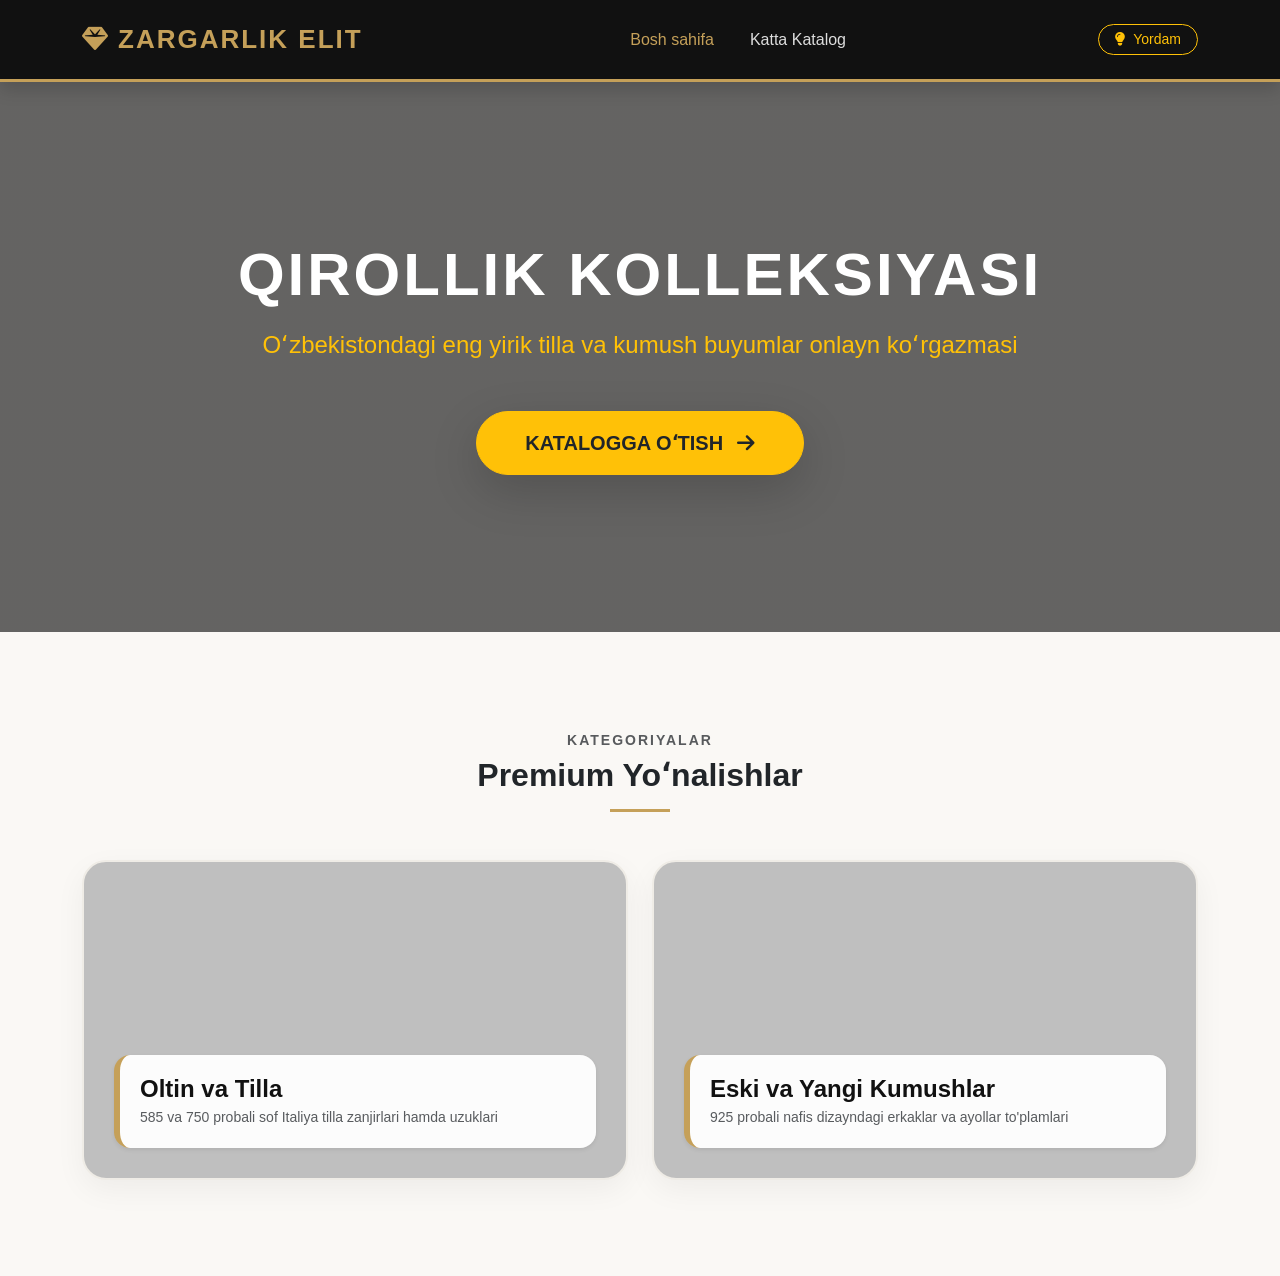
<file: index.html>
<!DOCTYPE html>
<html lang="uz">
<head>
    <meta charset="UTF-8">
    <meta name="viewport" content="width=device-width, initial-scale=1.0">
    <title>Zargarlik Elit | Bosh Sahifa</title>
    <link href="https://cdn.jsdelivr.net/npm/bootstrap@5.3.0/dist/css/bootstrap.min.css" rel="stylesheet">
    <link rel="stylesheet" href="https://cdnjs.cloudflare.com/ajax/libs/font-awesome/6.4.0/css/all.min.css">
    <style>
        :root { --gold: #c5a059; --dark-gold: #aa843f; --dark: #111111; --light-bg: #FAF8F5; }
        body { background-color: var(--light-bg); font-family: 'Segoe UI', sans-serif; }
        .navbar { background-color: var(--dark) !important; border-bottom: 3px solid var(--gold); padding: 15px 0; }
        .navbar-brand { font-weight: 900; letter-spacing: 2px; color: var(--gold) !important; font-size: 26px; }
        .nav-link { color: #ddd !important; font-weight: 500; margin: 0 10px; transition: 0.3s; }
        .nav-link:hover, .nav-link.active { color: var(--gold) !important; }
        
        /* Katta Korusel Banner */
        .hero-slider { height: 550px; background: linear-gradient(rgba(0,0,0,0.6), rgba(0,0,0,0.6)), url('https://images.unsplash.com/photo-1515562141207-7a88fb7ce338?auto=format&fit=crop&w=1500&q=80') center/cover; display: flex; align-items: center; justify-content: center; color: white; text-align: center; }
        .hero-slider h1 { font-size: 60px; font-weight: 800; text-transform: uppercase; letter-spacing: 3px; color: #fff; }
        
        /* Katta Kategoriya Bloklari */
        .promo-box { position: relative; overflow: hidden; border-radius: 24px; height: 320px; border: 2px solid #EFECE6; box-shadow: 0 10px 30px rgba(0,0,0,0.05); transition: 0.4s; display: block; text-decoration: none; }
        .promo-box:hover { transform: translateY(-8px); border-color: var(--gold); box-shadow: 0 15px 35px rgba(197,160,89,0.2); }
        
        /* Rasmlarni to'g'ri joylashtirish va effektlar */
        .promo-1 { background: linear-gradient(rgba(0,0,0,0.25), rgba(0,0,0,0.25)), url('https://goldexpert.uz/wp-content/uploads/2025/05/52-removebg-preview.png') center/contain no-repeat #fff; }
        .promo-2 { background: linear-gradient(rgba(0,0,0,0.25), rgba(0,0,0,0.25)), url('https://www.islamicbazaar.co.uk/cdn/shop/products/il_fullxfull.2734729629_eggc.jpg?v=1646070508') center/contain no-repeat #fff; }
        
        .promo-text { position: absolute; bottom: 30px; left: 30px; right: 30px; color: var(--dark); background: rgba(255,255,255,0.95); padding: 20px; border-radius: 16px; border-left: 6px solid var(--gold); transition: 0.3s; backdrop-filter: blur(5px); }
        .promo-box:hover .promo-text { background: var(--dark); color: white; }
        .promo-box:hover .promo-text p { color: #ccc !important; }
    </style>
</head>
<body>

    <!-- Navigatsiya -->
    <nav class="navbar navbar-expand-lg navbar-dark sticky-top shadow">
        <div class="container">
            <a class="navbar-brand" href="index.html"><i class="fa-solid fa-gem me-2"></i>ZARGARLIK ELIT</a>
            <div class="collapse navbar-collapse" id="mainMenu">
                <ul class="navbar-nav mx-auto">
                    <li class="nav-item"><a class="nav-link active" href="index.html">Bosh sahifa</a></li>
                    <li class="nav-item"><a class="nav-link" href="catalog.html">Katta Katalog</a></li>
                </ul>
                <div class="d-flex align-items-center">
                    <!-- YORDAM TUGMASI (Katalog bilan bir xil dizaynda) -->
                    <button class="btn btn-outline-warning btn-sm rounded-pill px-3" onclick="showHelpModal()">
                        <i class="fa-solid fa-lightbulb me-1"></i> Yordam
                    </button>
                </div>
            </div>
        </div>
    </nav>

    <!-- Asosiy Banner -->
    <div class="hero-slider">
        <div class="container px-4">
            <h1 class="display-3 fw-bold mb-3">Qirollik Kolleksiyasi</h1>
            <p class="fs-4 text-warning mb-5">Oʻzbekistondagi eng yirik tilla va kumush buyumlar onlayn koʻrgazmasi</p>
            <a href="catalog.html" class="btn btn-warning btn-lg px-5 py-3 rounded-pill fw-bold text-dark shadow-lg">KATALOGGA OʻTISH <i class="fa-solid fa-arrow-right ms-2"></i></a>
        </div>
    </div>

    <!-- Eksklyuziv Bo'limlar -->
    <div class="container my-5 py-5">
        <div class="text-center mb-5">
            <span class="text-uppercase tracking-wider small fw-bold text-muted" style="letter-spacing: 2px;">Kategoriyalar</span>
            <h2 class="fw-bold mt-1">Premium Yoʻnalishlar</h2>
            <div style="width: 60px; height: 3px; background: var(--gold); margin: 15px auto 0;"></div>
        </div>

        <div class="row g-4">
            <!-- Tilla Bo'limi -->
            <div class="col-12 col-md-6">
                <a href="catalog.html" class="promo-box promo-1" onclick="localStorage.setItem('filterCategory', 'tilla')">
                    <div class="promo-text shadow-sm">
                        <h4 class="fw-bold mb-1">Oltin va Tilla</h4>
                        <p class="small text-muted m-0">585 va 750 probali sof Italiya tilla zanjirlari hamda uzuklari</p>
                    </div>
                </a>
            </div>
            
            <!-- Kumush Bo'limi -->
            <div class="col-12 col-md-6">
                <a href="catalog.html" class="promo-box promo-2" onclick="localStorage.setItem('filterCategory', 'kumush')">
                    <div class="promo-text shadow-sm">
                        <h4 class="fw-bold mb-1">Eski va Yangi Kumushlar</h4>
                        <p class="small text-muted m-0">925 probali nafis dizayndagi erkaklar va ayollar to'plamlari</p>
                    </div>
                </a>
            </div>
        </div>
    </div>

    <script>
        // Yordam oynasi yo'riqnomasi
        function showHelpModal() { 
            alert("💡 Bosh sahifa yordam paneli:\n\n1. Katalog bo'limiga o'tish uchun yuqoridagi tugmani bosing.\n2. Kategoriyalarni tanlash orqali to'g'ridan-to'g'ri filtrlangan mahsulotlarga o'tishingiz mumkin."); 
        }
    </script>
</body>
</html>
</file>
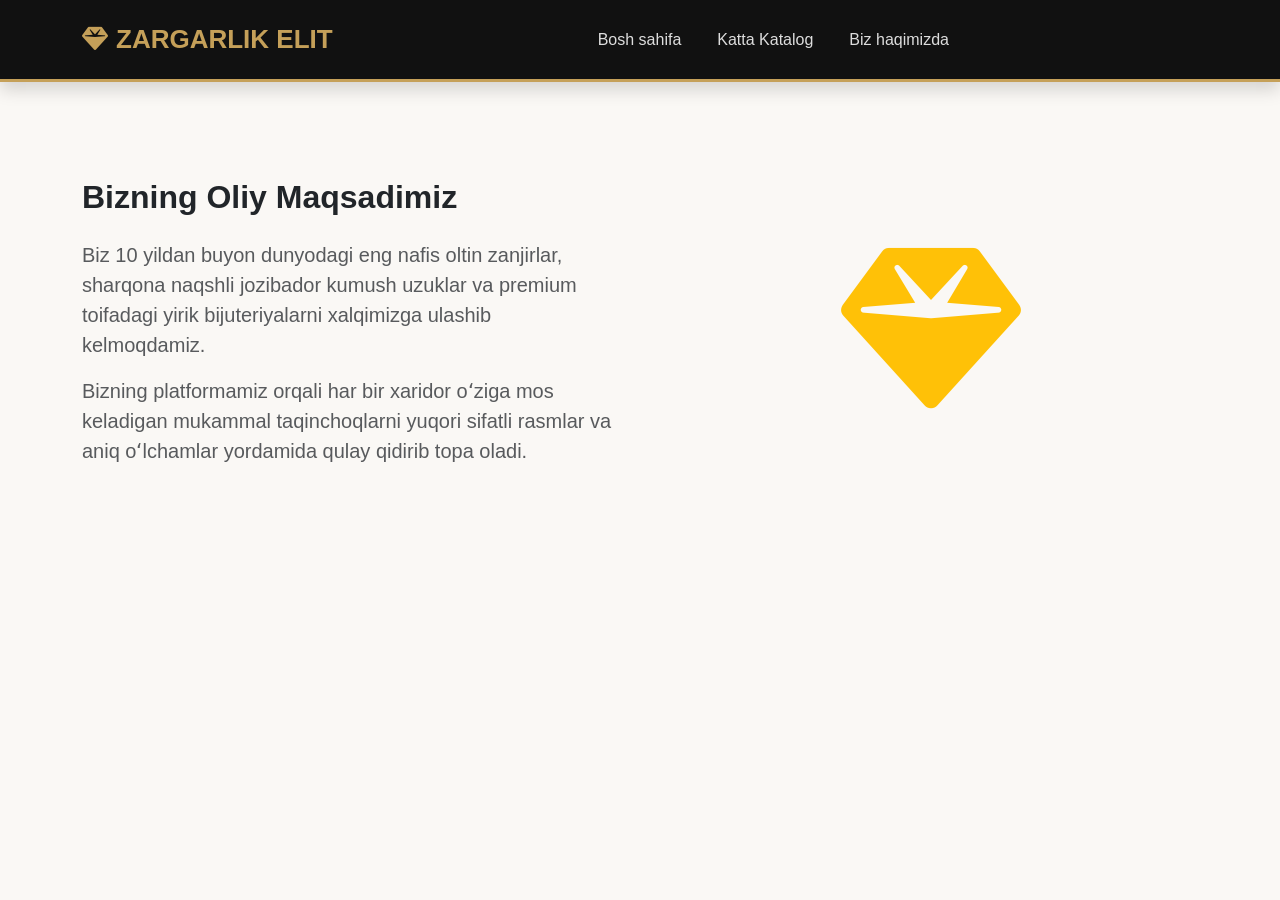
<file: about.html>
<!DOCTYPE html>
<html lang="uz">
<head>
    <meta charset="UTF-8">
    <meta name="viewport" content="width=device-width, initial-scale=1.0">
    <title>Biz haqimizda | Zargarlik Elit</title>
    <link href="https://cdn.jsdelivr.net/npm/bootstrap@5.3.0/dist/css/bootstrap.min.css" rel="stylesheet">
    <link rel="stylesheet" href="https://cdnjs.cloudflare.com/ajax/libs/font-awesome/6.4.0/css/all.min.css">
    <style>
        :root { --gold: #c5a059; --dark: #111111; --light-bg: #FAF8F5; }
        body { background-color: var(--light-bg); font-family: 'Segoe UI', sans-serif; }
        .navbar { background-color: var(--dark) !important; border-bottom: 3px solid var(--gold); padding: 15px 0; }
        .navbar-brand { font-weight: 900; color: var(--gold) !important; font-size: 26px; }
        .nav-link { color: #ddd !important; font-weight: 500; margin: 0 10px; }
        .nav-link:hover { color: var(--gold) !important; }
    </style>
</head>
<body>

    <!-- Navigatsiya -->
    <nav class="navbar navbar-expand-lg navbar-dark sticky-top shadow">
        <div class="container">
            <a class="navbar-brand" href="index.html"><i class="fa-solid fa-gem me-2"></i>ZARGARLIK ELIT</a>
            <div class="collapse navbar-collapse" id="mainMenu">
                <ul class="navbar-nav mx-auto">
                    <li class="nav-item"><a class="nav-link" href="index.html">Bosh sahifa</a></li>
                    <li class="nav-item"><a class="nav-link" href="catalog.html">Katta Katalog</a></li>
                    <li class="nav-item"><a class="nav-link active" href="about.html">Biz haqimizda</a></li>
                </ul>
            </div>
        </div>
    </nav>

    <!-- Biz haqimizda kontent -->
    <div class="container my-5 py-5">
        <div class="row align-items-center g-5">
            <div class="col-12 col-md-6">
                <h2 class="fw-bold text-dark mb-4">Bizning Oliy Maqsadimiz</h2>
                <p class="fs-5 text-muted">Biz 10 yildan buyon dunyodagi eng nafis oltin zanjirlar, sharqona naqshli jozibador kumush uzuklar va premium toifadagi yirik bijuteriyalarni xalqimizga ulashib kelmoqdamiz.</p>
                <p class="fs-5 text-muted">Bizning platformamiz orqali har bir xaridor oʻziga mos keladigan mukammal taqinchoqlarni yuqori sifatli rasmlar va aniq oʻlchamlar yordamida qulay qidirib topa oladi.</p>
            </div>
            <div class="col-12 col-md-6 text-center">
                <i class="fa-solid fa-gem text-warning" style="font-size: 180px;"></i>
            </div>
        </div>
    </div>

</body>
</html>
</file>
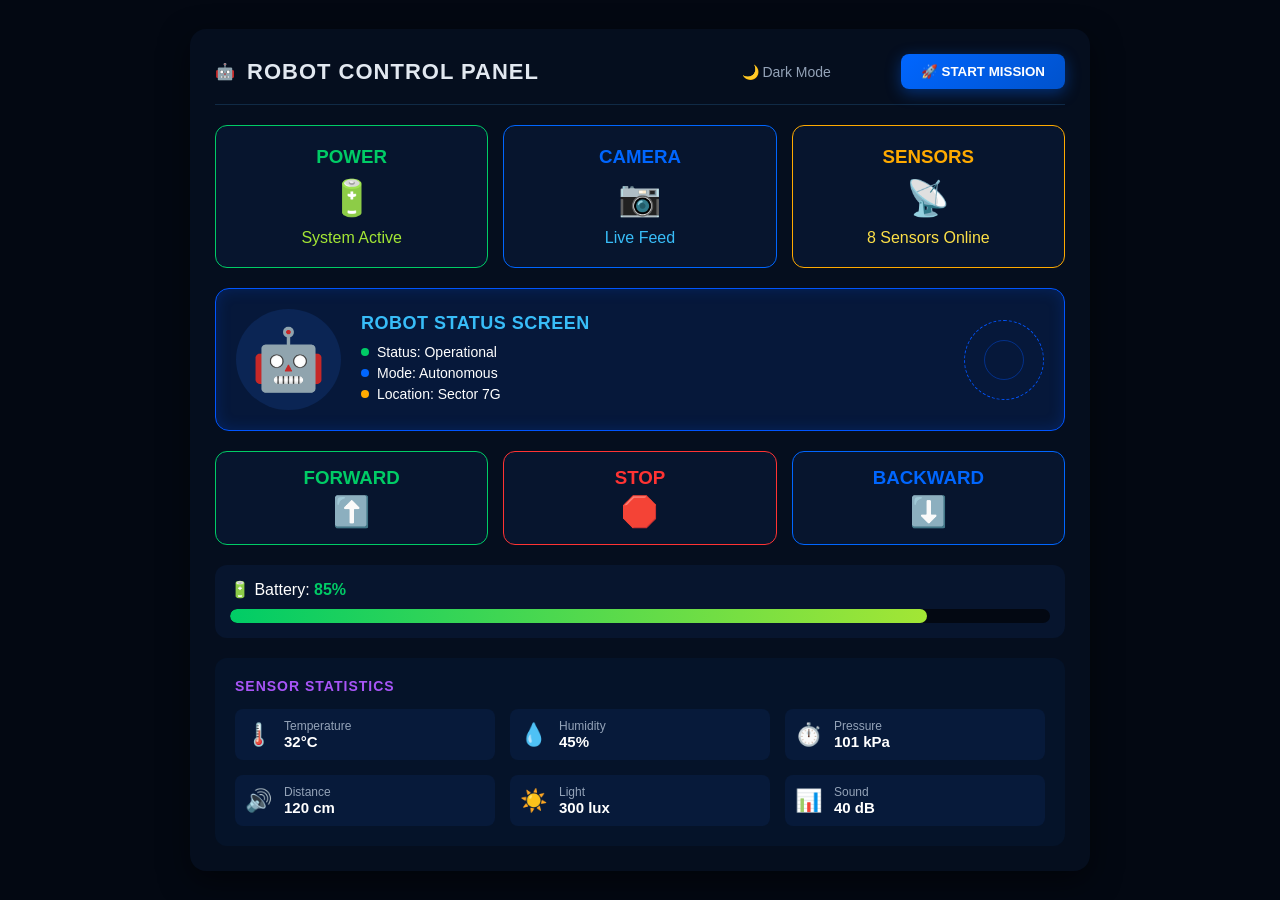
<file: madina.html>
<!DOCTYPE html>
<html lang="uz">
<head>
    <meta charset="UTF-8">
    <meta name="viewport" content="width=device-width, initial-scale=1.0">
    <title>Robot Control Panel</title>
    <link rel="stylesheet" href="madina.css">
</head>
<body>

    <div class="dashboard">
        
        <!-- Header Section -->
        <header class="header">
            <div class="logo">
                <span class="icon">🤖</span>
                <h1>ROBOT CONTROL PANEL</h1>
            </div>
            <div class="header-controls">
                <div class="dark-mode-toggle">
                    <span>🌙 Dark Mode</span>
                    <label class="switch">
             <input type="checkbox" checked disabled>                        
                    </label>
                </div>
                <button class="btn-mission">🚀 START MISSION</button>
            </div>
        </header>

        <!-- Top Grid: Power, Camera, Sensors -->
        <div class="grid-3-col">
            <div class="card card-power">
                <h3>POWER</h3>
                <div class="card-icon">🔋</div>
                <p>System Active</p>
            </div>
            <div class="card card-camera">
                <h3>CAMERA</h3>
                <div class="card-icon">📷</div>
                <p>Live Feed</p>
            </div>
            <div class="card card-sensors">
                <h3>SENSORS</h3>
                <div class="card-icon">📡</div>
                <p>8 Sensors Online</p>
            </div>
        </div>

        <!-- Robot Status Screen -->
        <div class="status-screen">
            <div class="status-left">
                <div class="robot-avatar">🤖</div>
                <div class="status-info">
                    <h2>ROBOT STATUS SCREEN</h2>
                    <p><span class="dot dot-green"></span> Status: Operational</p>
                    <p><span class="dot dot-blue"></span> Mode: Autonomous</p>
                    <p><span class="dot dot-yellow"></span> Location: Sector 7G</p>
                </div>
            </div>
            <div class="radar-screen">
                <div class="radar-circle"></div>
            </div>
        </div>

        <!-- Movement Controls -->
        <div class="grid-3-col">
            <div class="btn-control btn-forward">
                <h3>FORWARD</h3>
                <div class="arrow">⬆️</div>
            </div>
            <div class="btn-control btn-stop">
                <h3>STOP</h3>
                <div class="square-stop">🛑</div>
            </div>
            <div class="btn-control btn-backward">
                <h3>BACKWARD</h3>
                <div class="arrow">⬇️</div>
            </div>
        </div>

        <!-- Battery Progress Bar -->
        <div class="battery-section">
            <div class="battery-label">
                <span>🔋 Battery: <strong class="text-green">85%</strong></span>
            </div>
            <div class="progress-bar-container">
                <div class="progress-bar" style="width: 85%;"></div>
            </div>
        </div>

        <!-- Sensor Statistics -->
        <div class="sensor-stats">
            <h3>SENSOR STATISTICS</h3>
            <div class="stats-grid">
                <div class="stat-item">
                    <span class="stat-icon">🌡️</span>
                    <div>
                        <p class="stat-title">Temperature</p>
                        <p class="stat-value">32°C</p>
                    </div>
                </div>
                <div class="stat-item">
                    <span class="stat-icon">💧</span>
                    <div>
                        <p class="stat-title">Humidity</p>
                        <p class="stat-value">45%</p>
                    </div>
                </div>
                <div class="stat-item">
                    <span class="stat-icon">⏱️</span>
                    <div>
                        <p class="stat-title">Pressure</p>
                        <p class="stat-value">101 kPa</p>
                    </div>
                </div>
                <div class="stat-item">
                    <span class="stat-icon">🔊</span>
                    <div>
                        <p class="stat-title">Distance</p>
                        <p class="stat-value">120 cm</p>
                    </div>
                </div>
                <div class="stat-item">
                    <span class="stat-icon">☀️</span>
                    <div>
                        <p class="stat-title">Light</p>
                        <p class="stat-value">300 lux</p>
                    </div>
                </div>
                <div class="stat-item">
                    <span class="stat-icon">📊</span>
                    <div>
                        <p class="stat-title">Sound</p>
                        <p class="stat-value">40 dB</p>
                    </div>
                </div>
            </div>
        </div>

    </div>

</body>
</html>
</file>
<file: madina.css>
/* Umumiy Sozlamalar */
* {
    margin: 0;
    padding: 0;
    box-sizing: border-box;
    font-family: 'Segoe UI', Tahoma, Geneva, Verdana, sans-serif;
}

body {
    background-color: #030812;
    color: #ffffff;
    display: flex;
    justify-content: center;
    align-items: center;
    padding: 20px;
    min-height: 100vh;
}

/* Dashboard Konteyneri */
.dashboard {
    width: 100%;
    max-width: 900px;
    background: #050e1e;
    padding: 25px;
    border-radius: 16px;
    box-shadow: 0 10px 30px rgba(0,0,0,0.5);
    display: flex;
    flex-direction: column;
    gap: 20px;
}

/* Header */
.header {
    display: flex;
    justify-content: space-between;
    align-items: center;
    border-bottom: 1px solid #102a45;
    padding-bottom: 15px;
}

.logo {
    display: flex;
    align-items: center;
    gap: 12px;
}

.logo h1 {
    font-size: 22px;
    letter-spacing: 1px;
    color: #e2e8f0;
}

.header-controls {
    display: flex;
    align-items: center;
    gap: 20px;
}

.dark-mode-toggle {
    display: flex;
    align-items: center;
    gap: 10px;
    font-size: 14px;
    color: #94a3b8;
}

.btn-mission {
    background: linear-gradient(135deg, #0066ff, #0052cc);
    color: white;
    border: none;
    padding: 10px 20px;
    border-radius: 8px;
    font-weight: bold;
    cursor: pointer;
    box-shadow: 0 4px 15px rgba(0, 102, 255, 0.4);
    transition: 0.3s;
}

.btn-mission:hover {
    transform: translateY(-2px);
}

/* Grid Tizimi (3 talik kartalar uchun) */
.grid-3-col {
    display: grid;
    grid-template-columns: repeat(3, 1fr);
    gap: 15px;
}

.card {
    background: #07152e;
    border-radius: 12px;
    padding: 20px;
    text-align: center;
    border: 1px solid transparent;
}

.card-icon {
    font-size: 35px;
    margin: 10px 0;
}

/* Rangli Borderlar */
.card-power { border-color: #00cc66; color: #00cc66; }
.card-power p { color: #a3e635; }

.card-camera { border-color: #0066ff; color: #0066ff; }
.card-camera p { color: #38bdf8; }

.card-sensors { border-color: #ffaa00; color: #ffaa00; }
.card-sensors p { color: #fde047; }

/* Robot Status Screen */
.status-screen {
    background: #06183a;
    border: 1px solid #0055ff;
    border-radius: 14px;
    padding: 20px;
    display: flex;
    justify-content: space-between;
    align-items: center;
    box-shadow: inset 0 0 15px rgba(0, 85, 255, 0.2);
}

.status-left {
    display: flex;
    align-items: center;
    gap: 20px;
}

.robot-avatar {
    font-size: 60px;
    background: #0b2554;
    padding: 15px;
    border-radius: 50%;
}

.status-info h2 {
    font-size: 18px;
    margin-bottom: 10px;
    color: #38bdf8;
    letter-spacing: 0.5px;
}

.status-info p {
    font-size: 14px;
    margin: 5px 0;
    display: flex;
    align-items: center;
    gap: 8px;
}

.dot {
    width: 8px;
    height: 8px;
    border-radius: 50%;
    display: inline-block;
}
.dot-green { background: #00cc66; }
.dot-blue { background: #0066ff; }
.dot-yellow { background: #ffaa00; }

/* Radar qismi (Sodda ko'rinishi) */
.radar-screen {
    width: 80px;
    height: 80px;
    border: 1px dashed #0055ff;
    border-radius: 50%;
    display: flex;
    justify-content: center;
    align-items: center;
    position: relative;
}

.radar-circle {
    width: 40px;
    height: 40px;
    border: 1px solid rgba(0, 85, 255, 0.4);
    border-radius: 50%;
}

/* Harakat Tugmalari (Forward, Stop, Backward) */
.btn-control {
    background: #07152e;
    padding: 15px;
    border-radius: 12px;
    text-align: center;
    cursor: pointer;
    transition: 0.2s;
    border: 1px solid transparent;
}

.btn-control:hover { background: #0c2246; }

.btn-forward { border-color: #00cc66; color: #00cc66; }
.btn-stop { border-color: #ff3333; color: #ff3333; }
.btn-backward { border-color: #0066ff; color: #0066ff; }

.arrow, .square-stop {
    font-size: 30px;
    margin-top: 5px;
}

/* Battery Section */
.battery-section {
    background: #07152e;
    padding: 15px;
    border-radius: 12px;
    display: flex;
    flex-direction: column;
    gap: 10px;
}

.battery-label {
    font-size: 16px;
}

.text-green { color: #00cc66; }

.progress-bar-container {
    width: 100%;
    background: #030812;
    height: 14px;
    border-radius: 7px;
    overflow: hidden;
}

.progress-bar {
    height: 100%;
    background: linear-gradient(90deg, #00cc66, #a3e635);
    border-radius: 7px;
}

/* Sensor Statistics */
.sensor-stats {
    background: #051329;
    padding: 20px;
    border-radius: 12px;
}

.sensor-stats h3 {
    font-size: 14px;
    color: #a855f7;
    margin-bottom: 15px;
    letter-spacing: 1px;
}

.stats-grid {
    display: grid;
    grid-template-columns: repeat(3, 1fr);
    gap: 15px;
}

.stat-item {
    display: flex;
    align-items: center;
    gap: 12px;
    background: #071a3a;
    padding: 10px;
    border-radius: 8px;
}

.stat-icon {
    font-size: 22px;
}

.stat-title {
    font-size: 12px;
    color: #94a3b8;
}

.stat-value {
    font-size: 15px;
    font-weight: bold;
}

/* Switch (Dark Mode uchun) */
.switch {
    position: relative;
    display: inline-block;
    width: 40px;
    height: 20px;
}
.switch input { opacity: 0; width: 0; height: 0; }
.slider {
cursor: not-allowed;
    opacity: 0.7; 

    background-color: #ccc;
    transition: .4s;
    border-radius: 20px;
}
.slider:before {
    position: absolute;
    content: "";
    height: 14px; width: 14px;
    left: 3px; bottom: 3px;
    background-color: white;
    transition: .4s;
    border-radius: 50%;
}
input:checked + .slider { background-color: #0066ff; }
input:checked + .slider:before { transform: translateX(20px); }
</file>
